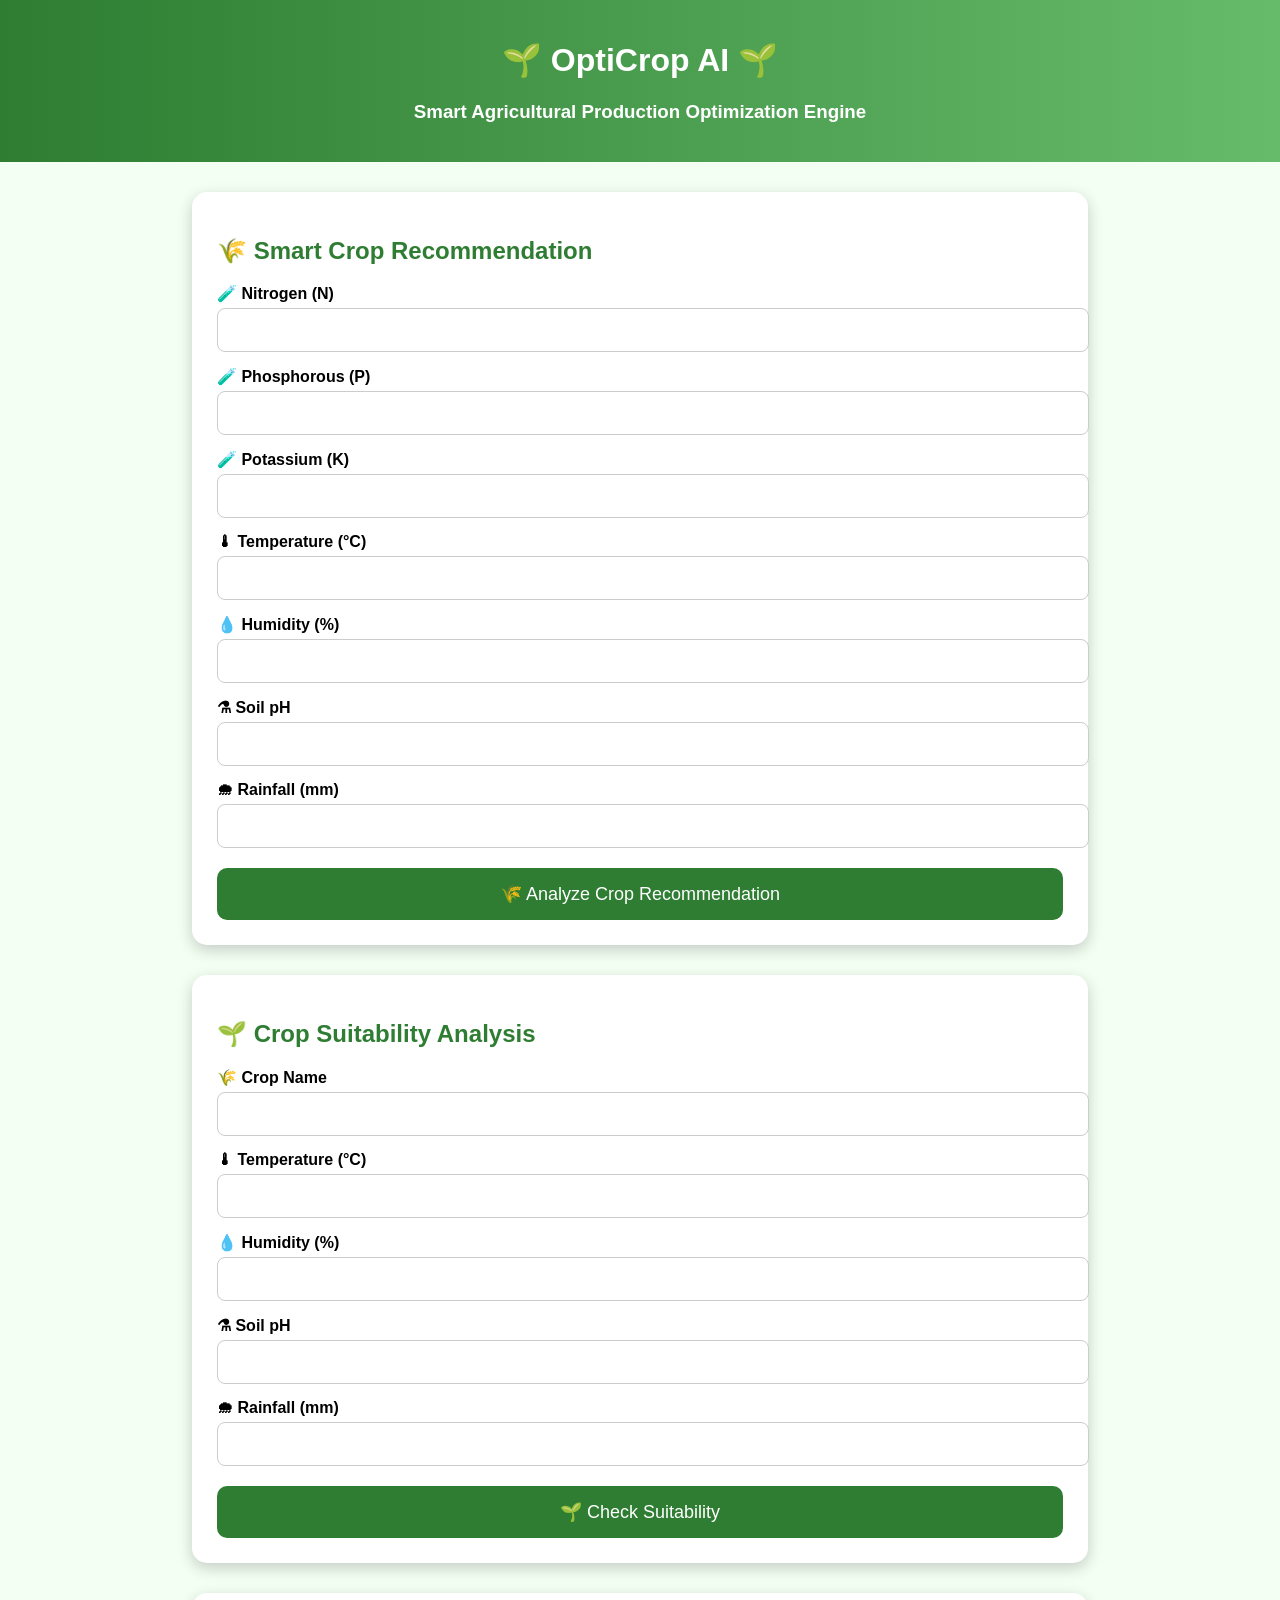
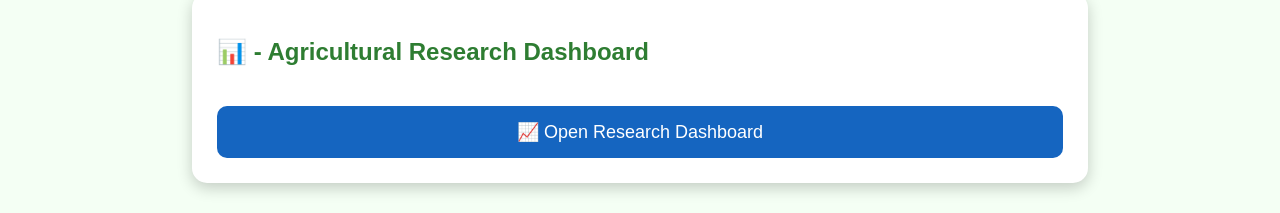
<file: templates/index.html>
<!DOCTYPE html>
<html>
<head>
    <title>OptiCrop AI</title>

    <style>
        body{
            font-family: Arial, sans-serif;
            background: #f4fff4;
            margin:0;
            padding:0;
        }

        .header{
            background: linear-gradient(to right,#2e7d32,#66bb6a);
            color:white;
            padding:20px;
            text-align:center;
        }

        .container{
            width:70%;
            margin:auto;
            margin-top:30px;
        }

        .card{
            background:white;
            padding:25px;
            margin-bottom:30px;
            border-radius:15px;
            box-shadow:0 5px 15px rgba(0,0,0,0.2);
        }

        h2{
            color:#2e7d32;
        }

        label{
            font-weight:bold;
            display:block;
            margin-top:15px;
            margin-bottom:5px;
        }

        input{
            width:100%;
            padding:12px;
            border-radius:8px;
            border:1px solid #ccc;
            font-size:16px;
        }

        button{
            margin-top:20px;
            width:100%;
            padding:15px;
            background:#2e7d32;
            color:white;
            border:none;
            border-radius:10px;
            font-size:18px;
            cursor:pointer;
        }

        button:hover{
            background:#1b5e20;
        }

        a{
            text-decoration:none;
            color:white;
        }

        .research-btn{
            background:#1565c0;
        }
    </style>
</head>

<body>

<div class="header">
    <h1>🌱 OptiCrop AI 🌱</h1>
    <h3>Smart Agricultural Production Optimization Engine</h3>
</div>

<div class="container">

    <!-- Scenario 1 -->
    <div class="card">
        <h2>🌾 Smart Crop Recommendation</h2>

        <form action="/predict" method="post">

            <label>🧪 Nitrogen (N)</label>
            <input type="number" name="N" required>

            <label>🧪 Phosphorous (P)</label>
            <input type="number" name="P" required>

            <label>🧪 Potassium (K)</label>
            <input type="number" name="K" required>

            <label>🌡 Temperature (°C)</label>
            <input type="number" step="0.1" name="temperature" required>

            <label>💧 Humidity (%)</label>
            <input type="number" step="0.1" name="humidity" required>

            <label>⚗ Soil pH</label>
            <input type="number" step="0.1" name="ph" required>

            <label>🌧 Rainfall (mm)</label>
            <input type="number" step="0.1" name="rainfall" required>

            <button type="submit">
                🌾 Analyze Crop Recommendation
            </button>

        </form>
    </div>

    <!-- Scenario 2 -->
    <div class="card">
        <h2>🌱  Crop Suitability Analysis</h2>

        <form action="/suitability" method="post">

            <label>🌾 Crop Name</label>
            <input type="text" name="crop" required>

            <label>🌡 Temperature (°C)</label>
            <input type="number" step="0.1" name="temperature" required>

            <label>💧 Humidity (%)</label>
            <input type="number" step="0.1" name="humidity" required>

            <label>⚗ Soil pH</label>
            <input type="number" step="0.1" name="ph" required>

            <label>🌧 Rainfall (mm)</label>
            <input type="number" step="0.1" name="rainfall" required>

            <button type="submit">
                🌱 Check Suitability
            </button>

        </form>
    </div>

    <!-- Scenario 3 -->
    <div class="card">
        <h2>📊 - Agricultural Research Dashboard</h2>

        <form action="/research">
            <button class="research-btn">
                📈 Open Research Dashboard
            </button>
        </form>

    </div>

</div>

</body>
</html>
</file>
